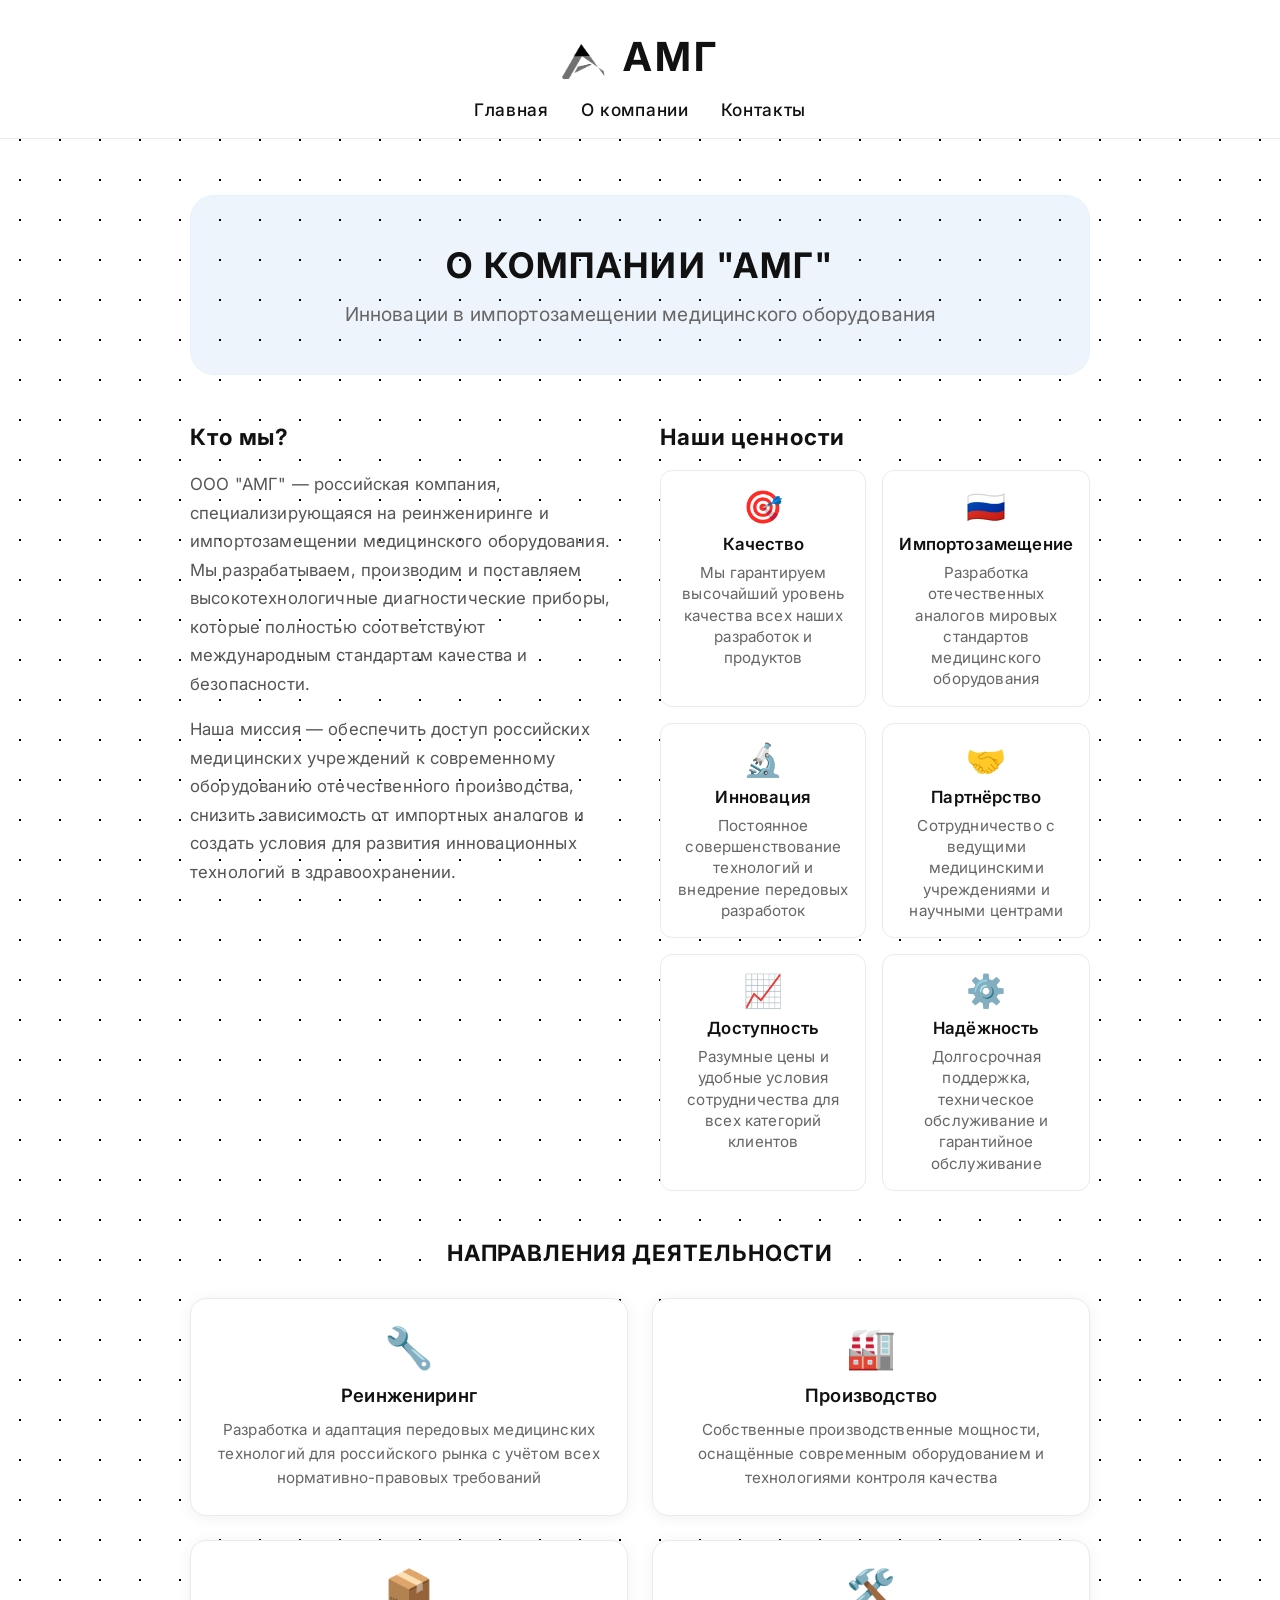
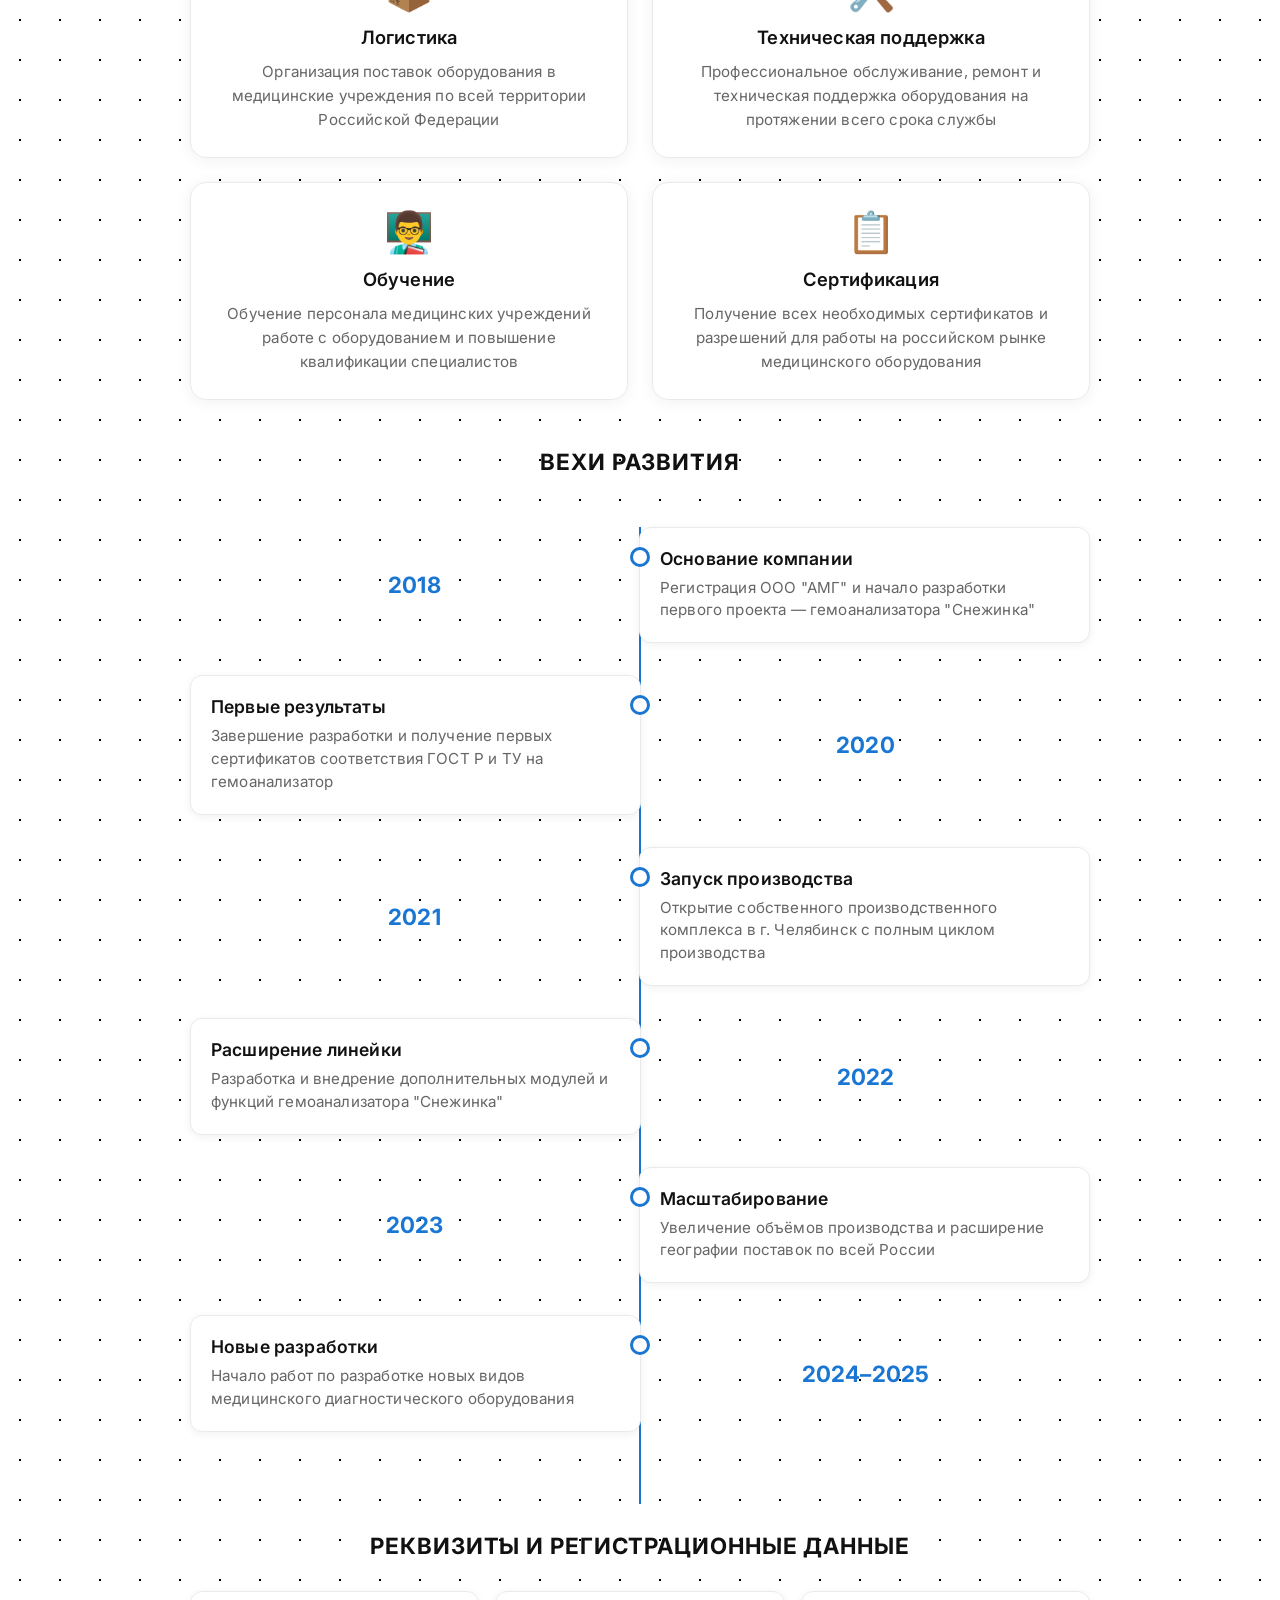
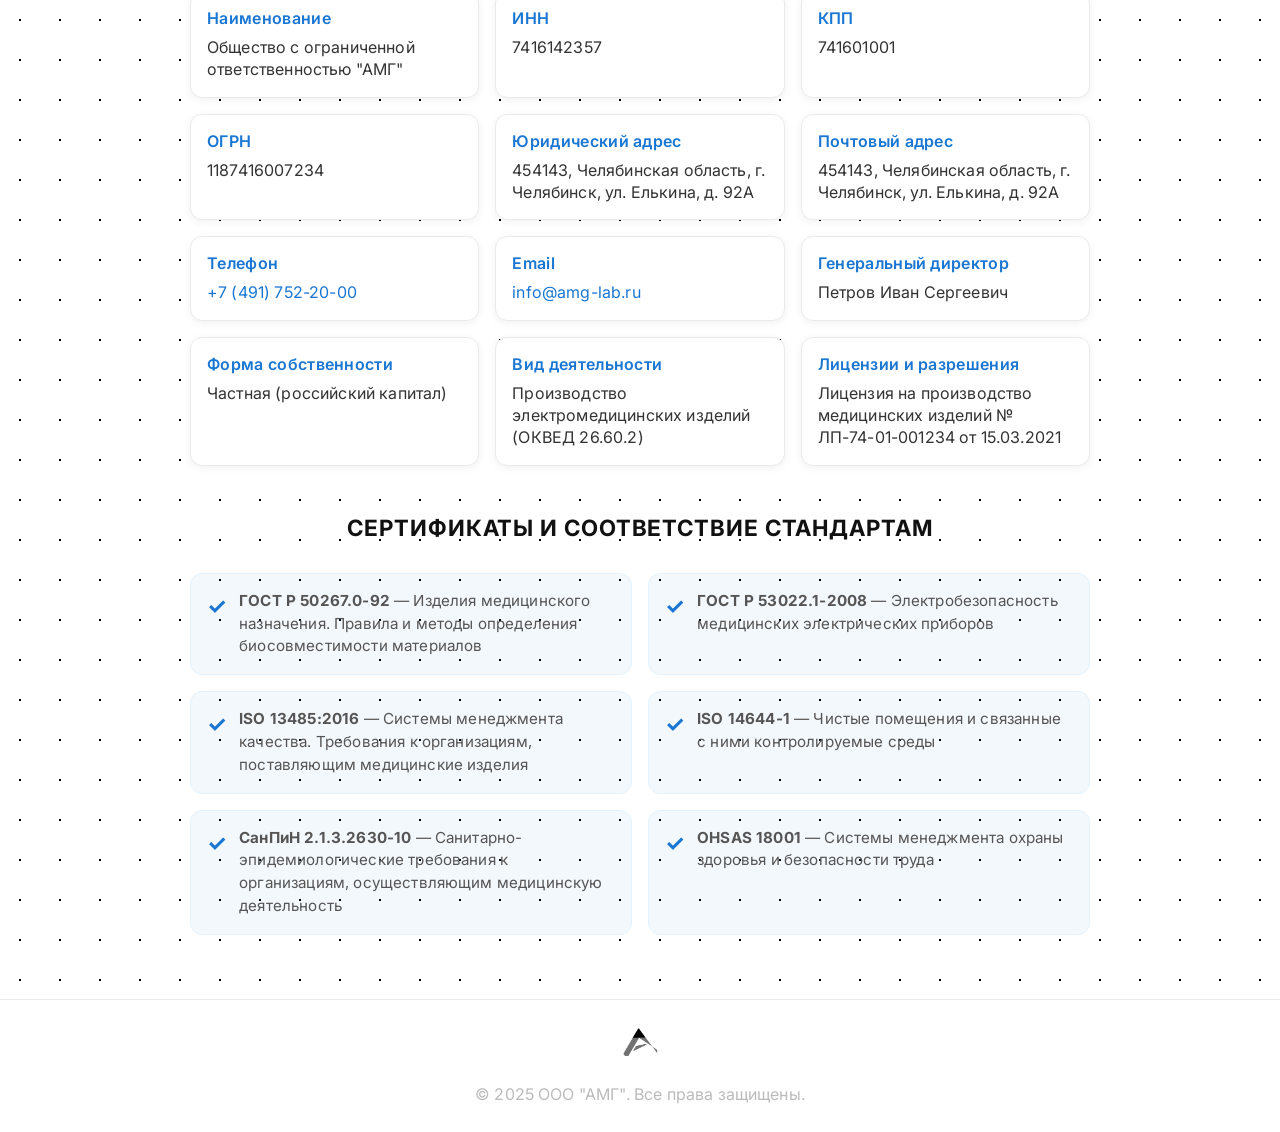
<file: about.html>
<!DOCTYPE html>
<html lang="ru">
<head>
    <link rel="icon" href="img/favicon.png" type="image/x-icon">
    <meta charset="UTF-8">
    <meta name="viewport" content="width=device-width, initial-scale=1.0">
    <title>О компании — ООО "АМГ"</title>
    <link rel="stylesheet" href="styles/main_style.css">
    <link rel="stylesheet" href="styles/about_style.css">
</head>
<body>
    <header>
        <div class="logo-nav">
            <img src="img/logo1.png" alt="Логотип АМГ" class="logo">
            <h1>АМГ</h1>
        </div>
        <nav>
            <ul>
                <li><a href="index.html">Главная</a></li>
                <li><a href="about.html">О компании</a></li>
                <li><a href="contacts.html">Контакты</a></li>
            </ul>
        </nav>
    </header>

    <main>
        <section class="about-hero">
            <h2>О компании "АМГ"</h2>
            <p>Инновации в импортозамещении медицинского оборудования</p>
        </section>

        <!-- Основная информация -->
        <section class="about-main">
            <div class="about-content">
                <h3>Кто мы?</h3>
                <p>
                    ООО "АМГ" — российская компания, специализирующаяся на реинжениринге и импортозамещении медицинского оборудования. 
                    Мы разрабатываем, производим и поставляем высокотехнологичные диагностические приборы, которые полностью соответствуют 
                    международным стандартам качества и безопасности.
                </p>
                <p>
                    Наша миссия — обеспечить доступ российских медицинских учреждений к современному оборудованию отечественного производства, 
                    снизить зависимость от импортных аналогов и создать условия для развития инновационных технологий в здравоохранении.
                </p>
            </div>

            <div class="about-values">
                <h3>Наши ценности</h3>
                <div class="values-grid">
                    <div class="value-card">
                        <span class="value-icon">🎯</span>
                        <h4>Качество</h4>
                        <p>Мы гарантируем высочайший уровень качества всех наших разработок и продуктов</p>
                    </div>
                    <div class="value-card">
                        <span class="value-icon">🇷🇺</span>
                        <h4>Импортозамещение</h4>
                        <p>Разработка отечественных аналогов мировых стандартов медицинского оборудования</p>
                    </div>
                    <div class="value-card">
                        <span class="value-icon">🔬</span>
                        <h4>Инновация</h4>
                        <p>Постоянное совершенствование технологий и внедрение передовых разработок</p>
                    </div>
                    <div class="value-card">
                        <span class="value-icon">🤝</span>
                        <h4>Партнёрство</h4>
                        <p>Сотрудничество с ведущими медицинскими учреждениями и научными центрами</p>
                    </div>
                    <div class="value-card">
                        <span class="value-icon">📈</span>
                        <h4>Доступность</h4>
                        <p>Разумные цены и удобные условия сотрудничества для всех категорий клиентов</p>
                    </div>
                    <div class="value-card">
                        <span class="value-icon">⚙️</span>
                        <h4>Надёжность</h4>
                        <p>Долгосрочная поддержка, техническое обслуживание и гарантийное обслуживание</p>
                    </div>
                </div>
            </div>
        </section>

        <!-- Направления деятельности -->
        <section class="business-areas">
            <h3>Направления деятельности</h3>
            <div class="areas-grid">
                <div class="area-card">
                    <div class="area-icon">🔧</div>
                    <h4>Реинжениринг</h4>
                    <p>Разработка и адаптация передовых медицинских технологий для российского рынка с учётом всех нормативно-правовых требований</p>
                </div>
                <div class="area-card">
                    <div class="area-icon">🏭</div>
                    <h4>Производство</h4>
                    <p>Собственные производственные мощности, оснащённые современным оборудованием и технологиями контроля качества</p>
                </div>
                <div class="area-card">
                    <div class="area-icon">📦</div>
                    <h4>Логистика</h4>
                    <p>Организация поставок оборудования в медицинские учреждения по всей территории Российской Федерации</p>
                </div>
                <div class="area-card">
                    <div class="area-icon">🛠️</div>
                    <h4>Техническая поддержка</h4>
                    <p>Профессиональное обслуживание, ремонт и техническая поддержка оборудования на протяжении всего срока службы</p>
                </div>
                <div class="area-card">
                    <div class="area-icon">👨‍🏫</div>
                    <h4>Обучение</h4>
                    <p>Обучение персонала медицинских учреждений работе с оборудованием и повышение квалификации специалистов</p>
                </div>
                <div class="area-card">
                    <div class="area-icon">📋</div>
                    <h4>Сертификация</h4>
                    <p>Получение всех необходимых сертификатов и разрешений для работы на российском рынке медицинского оборудования</p>
                </div>
            </div>
        </section>

        <!-- История и вехи -->
        <section class="milestones">
            <h3>Вехи развития</h3>
            <div class="timeline">
                <div class="timeline-item">
                    <div class="timeline-date">2018</div>
                    <div class="timeline-content">
                        <h4>Основание компании</h4>
                        <p>Регистрация ООО "АМГ" и начало разработки первого проекта — гемоанализатора "Снежинка"</p>
                    </div>
                </div>
                <div class="timeline-item">
                    <div class="timeline-date">2020</div>
                    <div class="timeline-content">
                        <h4>Первые результаты</h4>
                        <p>Завершение разработки и получение первых сертификатов соответствия ГОСТ Р и ТУ на гемоанализатор</p>
                    </div>
                </div>
                <div class="timeline-item">
                    <div class="timeline-date">2021</div>
                    <div class="timeline-content">
                        <h4>Запуск производства</h4>
                        <p>Открытие собственного производственного комплекса в г. Челябинск с полным циклом производства</p>
                    </div>
                </div>
                <div class="timeline-item">
                    <div class="timeline-date">2022</div>
                    <div class="timeline-content">
                        <h4>Расширение линейки</h4>
                        <p>Разработка и внедрение дополнительных модулей и функций гемоанализатора "Снежинка"</p>
                    </div>
                </div>
                <div class="timeline-item">
                    <div class="timeline-date">2023</div>
                    <div class="timeline-content">
                        <h4>Масштабирование</h4>
                        <p>Увеличение объёмов производства и расширение географии поставок по всей России</p>
                    </div>
                </div>
                <div class="timeline-item">
                    <div class="timeline-date">2024–2025</div>
                    <div class="timeline-content">
                        <h4>Новые разработки</h4>
                        <p>Начало работ по разработке новых видов медицинского диагностического оборудования</p>
                    </div>
                </div>
            </div>
        </section>

        <!-- Реквизиты компании -->
        <section class="company-details">
            <h3>Реквизиты и регистрационные данные</h3>
            <div class="details-grid">
                <div class="detail-card">
                    <h4>Наименование</h4>
                    <p>Общество с ограниченной ответственностью "АМГ"</p>
                </div>
                <div class="detail-card">
                    <h4>ИНН</h4>
                    <p>7416142357</p>
                </div>
                <div class="detail-card">
                    <h4>КПП</h4>
                    <p>741601001</p>
                </div>
                <div class="detail-card">
                    <h4>ОГРН</h4>
                    <p>1187416007234</p>
                </div>
                <div class="detail-card">
                    <h4>Юридический адрес</h4>
                    <p>454143, Челябинская область, г. Челябинск, ул. Елькина, д. 92А</p>
                </div>
                <div class="detail-card">
                    <h4>Почтовый адрес</h4>
                    <p>454143, Челябинская область, г. Челябинск, ул. Елькина, д. 92А</p>
                </div>
                <div class="detail-card">
                    <h4>Телефон</h4>
                    <p><a href="tel:+74917522000">+7 (491) 752-20-00</a></p>
                </div>
                <div class="detail-card">
                    <h4>Email</h4>
                    <p><a href="mailto:info@amg-lab.ru">info@amg-lab.ru</a></p>
                </div>
                <div class="detail-card">
                    <h4>Генеральный директор</h4>
                    <p>Петров Иван Сергеевич</p>
                </div>
                <div class="detail-card">
                    <h4>Форма собственности</h4>
                    <p>Частная (российский капитал)</p>
                </div>
                <div class="detail-card">
                    <h4>Вид деятельности</h4>
                    <p>Производство электромедицинских изделий (ОКВЕД 26.60.2)</p>
                </div>
                <div class="detail-card">
                    <h4>Лицензии и разрешения</h4>
                    <p>Лицензия на производство медицинских изделий № ЛП-74-01-001234 от 15.03.2021</p>
                </div>
            </div>
        </section>

        <!-- Сертификаты и стандарты -->
        <section class="certifications">
            <h3>Сертификаты и соответствие стандартам</h3>
            <div class="certifications-list">
                <div class="cert-item">
                    <span class="cert-icon">✓</span>
                    <p><strong>ГОСТ Р 50267.0-92</strong> — Изделия медицинского назначения. Правила и методы определения биосовместимости материалов</p>
                </div>
                <div class="cert-item">
                    <span class="cert-icon">✓</span>
                    <p><strong>ГОСТ Р 53022.1-2008</strong> — Электробезопасность медицинских электрических приборов</p>
                </div>
                <div class="cert-item">
                    <span class="cert-icon">✓</span>
                    <p><strong>ISO 13485:2016</strong> — Системы менеджмента качества. Требования к организациям, поставляющим медицинские изделия</p>
                </div>
                <div class="cert-item">
                    <span class="cert-icon">✓</span>
                    <p><strong>ISO 14644-1</strong> — Чистые помещения и связанные с ними контролируемые среды</p>
                </div>
                <div class="cert-item">
                    <span class="cert-icon">✓</span>
                    <p><strong>СанПиН 2.1.3.2630-10</strong> — Санитарно-эпидемиологические требования к организациям, осуществляющим медицинскую деятельность</p>
                </div>
                <div class="cert-item">
                    <span class="cert-icon">✓</span>
                    <p><strong>OHSAS 18001</strong> — Системы менеджмента охраны здоровья и безопасности труда</p>
                </div>
            </div>
        </section>
    </main>

    <footer>
        <div class="footer-logo">
            <img src="img/logo1.png" alt="Логотип АМГ" class="logo">
        </div>
        <p>&copy; 2025 ООО "АМГ". Все права защищены.</p>
    </footer>

    <script src="scripts/main.js"></script>
</body>
</html>
</file>
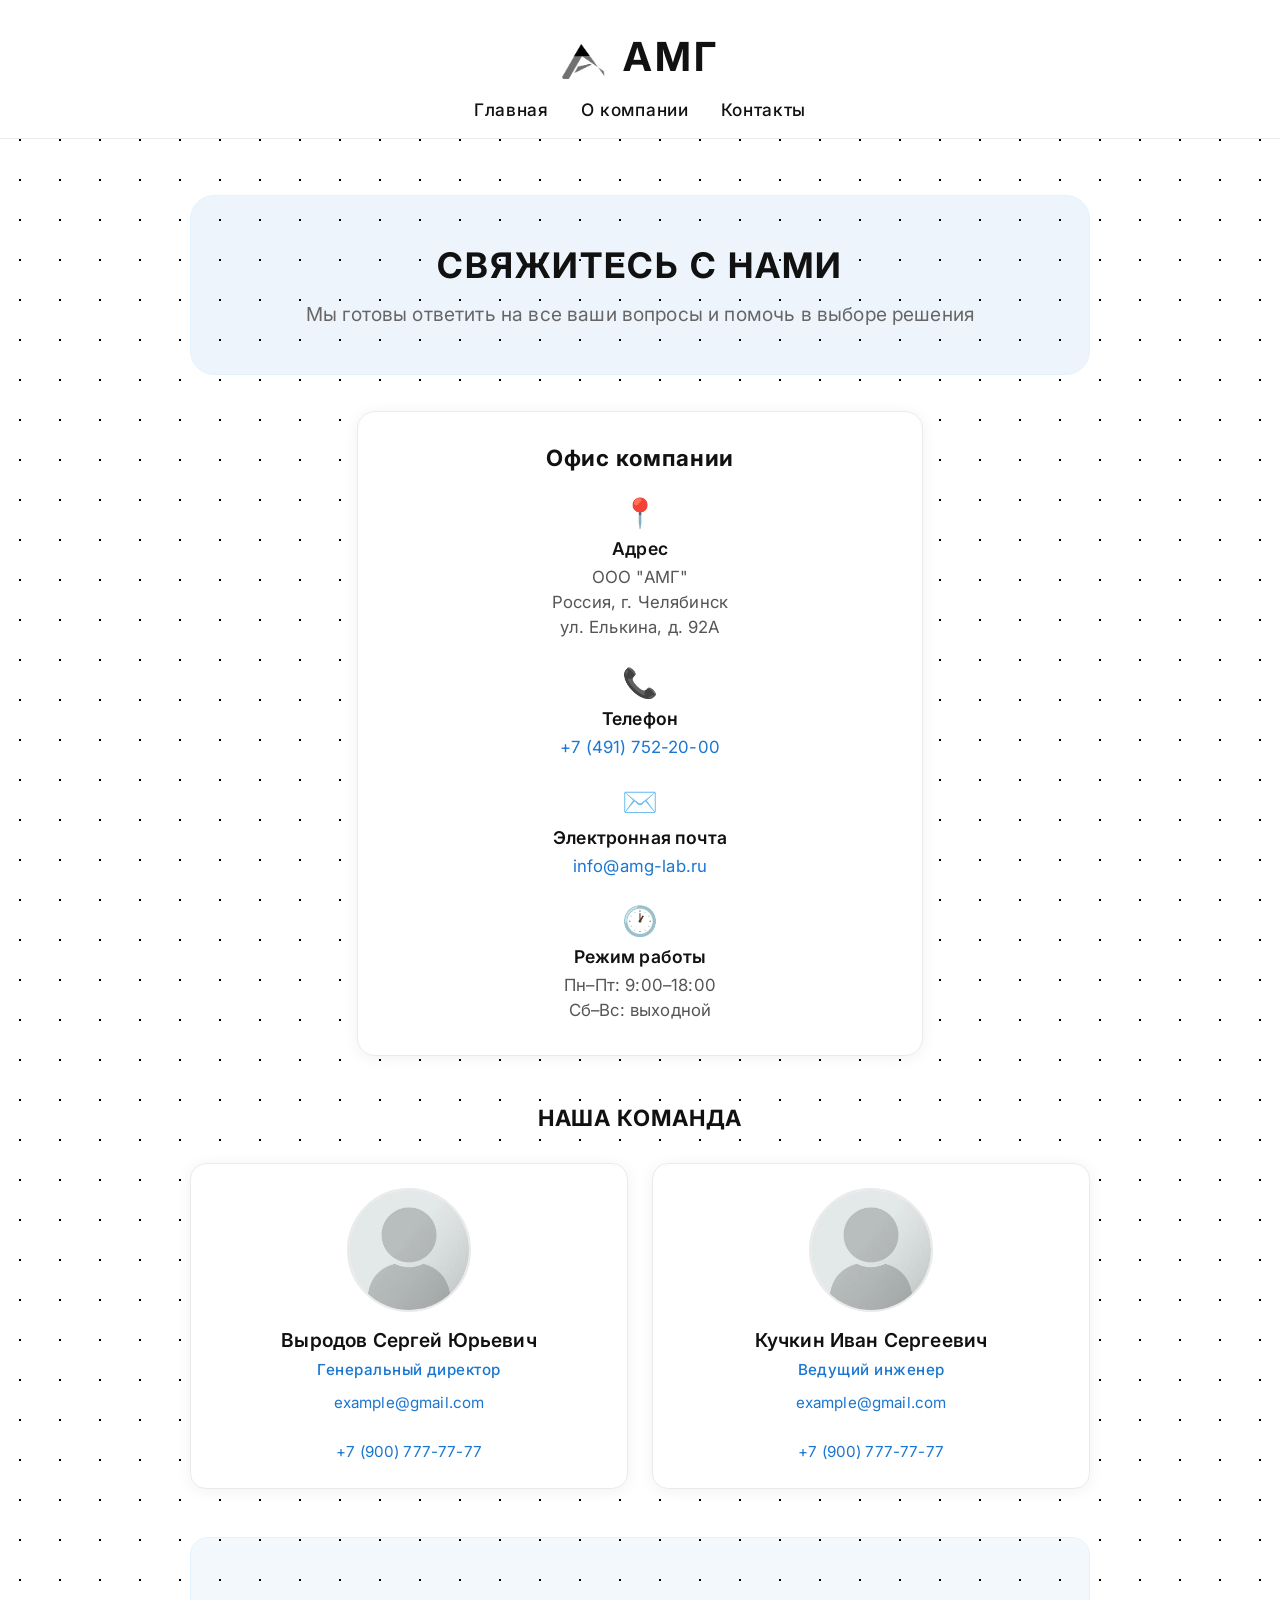
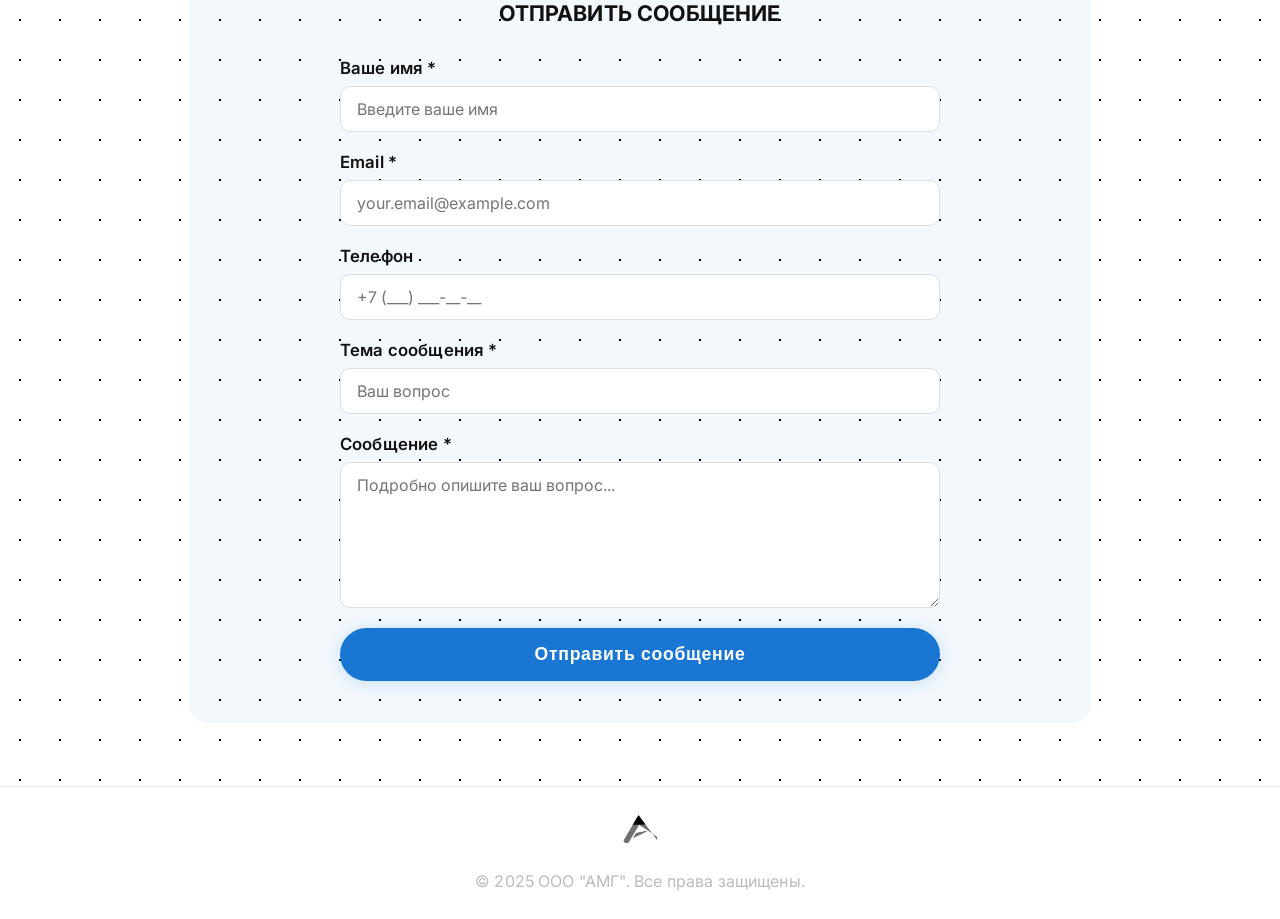
<file: contacts.html>
<!DOCTYPE html>
<html lang="ru">
<head>
    <link rel="icon" href="img/favicon.png" type="image/x-icon">
    <meta charset="UTF-8">
    <meta name="viewport" content="width=device-width, initial-scale=1.0">
    <title>Контакты — ООО "АМГ"</title>
    <link rel="stylesheet" href="styles/main_style.css">
    <link rel="stylesheet" href="styles/contacts_style.css">
</head>
<body>
    <header>
        <div class="logo-nav">
            <img src="img/logo1.png" alt="Логотип АМГ" class="logo">
            <h1>АМГ</h1>
        </div>
        <nav>
            <ul>
                <li><a href="index.html">Главная</a></li>
                <li><a href="about.html">О компании</a></li>
                <li><a href="contacts.html">Контакты</a></li>
            </ul>
        </nav>
    </header>

    <main>
        <section class="contacts-hero">
            <h2>Свяжитесь с нами</h2>
            <p>Мы готовы ответить на все ваши вопросы и помочь в выборе решения</p>
        </section>

        <section class="contacts-container">
            <!-- Информация об офисе -->
            <div class="contact-info-block">
                <h3>Офис компании</h3>
                <div class="info-item">
                    <span class="info-icon">📍</span>
                    <div>
                        <h4>Адрес</h4>
                        <p>ООО "АМГ"<br>
                        Россия, г. Челябинск<br>
                        ул. Елькина, д. 92А</p>
                    </div>
                </div>
                <div class="info-item">
                    <span class="info-icon">📞</span>
                    <div>
                        <h4>Телефон</h4>
                        <p><a href="tel:+74917522000">+7 (491) 752-20-00</a></p>
                    </div>
                </div>
                <div class="info-item">
                    <span class="info-icon">✉️</span>
                    <div>
                        <h4>Электронная почта</h4>
                        <p><a href="mailto:info@amg-lab.ru">info@amg-lab.ru</a></p>
                    </div>
                </div>
                <div class="info-item">
                    <span class="info-icon">🕐</span>
                    <div>
                        <h4>Режим работы</h4>
                        <p>Пн–Пт: 9:00–18:00<br>
                        Сб–Вс: выходной</p>
                    </div>
                </div>
            </div>
        </section>

        <!-- Команда -->
        <section class="team-section">
            <h3>Наша команда</h3>
            <div class="team-grid">
                <div class="team-card">
                    <img src="img/blank_avatar.webp" alt="Иван Петров" class="team-avatar-img">
                    <h4>Выродов Сергей Юрьевич</h4>
                    <p class="team-position">Генеральный директор</p>
                    <p class="team-contact">
                        <a href="mailto:">example@gmail.com</a><br>
                        <a href="tel:+74917522001">+7 (900) 777-77-77</a>
                    </p>
                </div>

                <div class="team-card">
                    <img src="img/blank_avatar.webp" alt="Сергей Ковалев" class="team-avatar-img">
                    <h4>Кучкин Иван Сергеевич</h4>
                    <p class="team-position">Ведущий инженер</p>
                    <p class="team-contact">
                        <a href="mailto:">example@gmail.com</a><br>
                        <a href="tel:+74917522002">+7 (900) 777-77-77</a>
                    </p>
                </div>

            </div>
        </section>

        <!-- Форма обратной связи -->
        <section class="feedback-section">
            <h3>Отправить сообщение</h3>
            <form class="feedback-form">
                <div class="form-group">
                    <label for="name">Ваше имя *</label>
                    <input type="text" id="name" name="name" required placeholder="Введите ваше имя">
                </div>
                <div class="form-group">
                    <label for="email">Email *</label>
                    <input type="email" id="email" name="email" required placeholder="your.email@example.com">
                </div>
                <div class="form-group">
                    <label for="phone">Телефон</label>
                    <input type="tel" id="phone" name="phone" placeholder="+7 (___) ___-__-__">
                </div>
                <div class="form-group">
                    <label for="subject">Тема сообщения *</label>
                    <input type="text" id="subject" name="subject" required placeholder="Ваш вопрос">
                </div>
                <div class="form-group">
                    <label for="message">Сообщение *</label>
                    <textarea id="message" name="message" required placeholder="Подробно опишите ваш вопрос..." rows="5"></textarea>
                </div>
                <button type="submit" class="submit-btn">Отправить сообщение</button>
            </form>
        </section>
    </main>

    <footer>
        <div class="footer-logo">
            <img src="img/logo1.png" alt="Логотип АМГ" class="logo">
        </div>
        <p>&copy; 2025 ООО "АМГ". Все права защищены.</p>
    </footer>

    <script src="scripts/main.js"></script>
</body>
</html>
</file>
<file: styles/main_style.css>
@import url('https://fonts.googleapis.com/css2?family=Inter:wght@400;700&display=swap');

body {
    margin: 0;
    font-family: 'Inter', Arial, sans-serif;
    background: #fff;
    color: #111;
    min-height: 100vh;
    letter-spacing: 0.01em;
}

header {
    background: #fff;
    color: #111;
    padding: 32px 0 16px 0;
    text-align: center;
    border-bottom: 1px solid #eaeaea;
    position: sticky;
    top: 0;
    z-index: 10;
    animation: fadeInDown 1s cubic-bezier(.77,0,.18,1) 0.1s both;
}

header h1 {
    margin: 0 0 10px 0;
    font-size: 2.5em;
    font-weight: 700;
    letter-spacing: 0.08em;
    text-transform: uppercase;
    font-family: 'Inter', Arial, sans-serif;
}

nav ul {
    list-style: none;
    padding: 0;
    margin: 0;
    display: inline-flex;
    gap: 32px;
}

nav a {
    color: #111;
    text-decoration: none;
    font-weight: 500;
    font-size: 1.08em;
    letter-spacing: 0.04em;
    position: relative;
    transition: color 0.2s;
}

nav a::after {
    content: '';
    display: block;
    width: 0;
    height: 2px;
    background: #111;
    transition: width .2s;
    margin: 0 auto;
}

nav a:hover {
    color: #aaa;
}

nav a:hover::after {
    width: 100%;
}

main {
    max-width: 900px;
    margin: 56px auto 0 auto;
    padding: 0 20px;
}

.promo, .about {
    background: rgba(255,255,255,0.85);
    border: 1.5px solid #eaeaea;
    border-radius: 24px;
    box-shadow: 0 8px 32px rgba(0,0,0,0.07);
    margin-bottom: 36px;
    padding: 40px 36px 32px 36px;
    animation: fadeInUp 1.2s cubic-bezier(.77,0,.18,1) both;
    opacity: 0;
}

.promo {
    animation-delay: 0.2s;

    /* Новый стиль для фонового изображения с градиентом */
    position: relative;
    overflow: hidden;
    background-image:
        linear-gradient(120deg, rgba(255,255,255,0) 60%, rgba(25,118,210,0.18) 100%),
        url("../img/analyzer_transparent.png"); /* замените на свой путь к изображению */
    background-repeat: no-repeat;
    background-position: right bottom;
    background-size: 220px auto;
}

/* Для лучшей читаемости текста на фоне */
.promo::after {
    content: "";
    position: absolute;
    right: 0; bottom: 0;
    width: 220px; height: 220px;
    pointer-events: none;
    background: linear-gradient(135deg, rgba(255,255,255,0) 40%, rgba(25,118,210,0.13) 100%);
    border-bottom-right-radius: 24px;
}

.about {
    animation-delay: 0.6s;
    background: rgba(245,245,245,0.95);
    border: 1.5px solid #eaeaea;
    padding: 32px 28px;
}

.promo h2 {
    color: #111;
    font-size: 2.2em;
    margin-top: 0;
    font-weight: 700;
    letter-spacing: 0.06em;
    text-transform: uppercase;
}

.promo p {
    font-size: 1.18em;
    margin-bottom: 22px;
    color: #444;
}

.promo ul {
    margin: 0 0 22px 18px;
    padding: 0;
    font-size: 1.08em;
    color: #222;
}

.cta-button {
    display: inline-block;
    background: #fff;
    color: #111;
    padding: 14px 38px;
    border-radius: 100px;
    border: 2px solid #111;
    text-decoration: none;
    font-size: 1.15em;
    font-weight: 700;
    letter-spacing: 0.06em;
    box-shadow: 0 2px 16px rgba(0,0,0,0.06);
    transition: background 0.2s, color 0.2s, border 0.2s, box-shadow 0.2s;
    margin-top: 10px;
}

.cta-button:hover {
    background: #111;
    color: #fff;
    border: 2px solid #111;
    box-shadow: 0 4px 32px rgba(0,0,0,0.12);
}

.cta-button.outline {
    background: #fff;
    color: #1976d2;
    border: 2px solid #1976d2;
    font-weight: 600;
    transition: background 0.2s, color 0.2s, border 0.2s;
}

.cta-button.outline:hover,
.cta-button.outline:focus {
    background: #1976d2;
    color: #fff;
    border: 2px solid #1976d2;
}

.promo-buttons {
    display: flex;
    gap: 16px;
    margin-top: 18px;
}

.about h3 {
    margin-top: 0;
    color: #111;
    font-size: 1.4em;
    font-weight: 700;
    letter-spacing: 0.04em;
}

.about p {
    color: #444;
    font-size: 1.08em;
}

footer {
    margin-top: 64px;
    text-align: center;
    color: #bbb;
    font-size: 1em;
    padding: 24px 0 12px 0;
    border-top: 1px solid #eaeaea;
    background: #fff;
    animation: fadeIn 1.5s cubic-bezier(.77,0,.18,1) 1.2s both;
    opacity: 0;
}

/* Animations */
@keyframes fadeInUp {
    from {
        opacity: 0;
        transform: translateY(40px);
    }
    to {
        opacity: 1;
        transform: translateY(0);
    }
}

@keyframes fadeInDown {
    from {
        opacity: 0;
        transform: translateY(-40px);
    }
    to {
        opacity: 1;
        transform: translateY(0);
    }
}

@keyframes fadeIn {
    from {
        opacity: 0;
    }
    to {
        opacity: 1;
    }
}

/* Responsive */
@media (max-width: 600px) {
    main {
        padding: 0 4px;
    }
    .promo, .about {
        padding: 22px 8px 18px 8px;
        border-radius: 14px;
    }
    .promo h2 {
        font-size: 1.3em;
    }
}

/* --- Адаптивность для мобильных устройств --- */
@media (max-width: 700px) {
    main {
        max-width: 100vw;
        margin: 16px 0 0 0;
        padding: 0 2vw;
    }
    .promo, .about, .why-best, .compare {
        padding: 14px 4vw 14px 4vw;
        margin-bottom: 18px;
        border-radius: 10px;
        font-size: 0.98em;
    }
    .promo h2 {
        font-size: 1.1em;
    }
    .promo ul, .about ul, .why-best ul {
        font-size: 0.98em;
    }
    .promo-buttons {
        flex-direction: column;
        gap: 10px;
        align-items: stretch;
    }
    .video-panel, .video-player-block {
        max-width: 100vw;
        padding: 0;
        margin: 18px 0 18px 0;
    }
    .main-video {
        max-width: 100vw;
        min-height: unset;
        aspect-ratio: 16/9;
        border-radius: 8px;
        background-size: cover;
    }
    .video-controls {
        max-width: 100vw;
        flex-wrap: wrap;
        gap: 6px;
        font-size: 0.98em;
    }
    #seek-bar.black-bar {
        min-width: 60px;
        max-width: 100vw;
    }
    #volume-bar.black-bar {
        width: 50px;
    }
    .modal-3d-content {
        min-width: 90vw;
        padding: 8vw 2vw 4vw 2vw;
    }
    #fbx-viewer-container {
        width: 96vw !important;
        height: 48vw !important;
        min-width: 220px;
        min-height: 120px;
        max-width: 98vw;
        max-height: 60vw;
    }
    #jet3dview {
        width: 100% !important;
        height: 100% !important;
    }
    .styled-table, .table-wrapper {
        min-width: unset;
        width: 100vw;
        font-size: 0.98em;
    }
    .why-best {
        padding: 14px 4vw 14px 4vw;
    }
    .why-best h3 {
        font-size: 1em;
    }
    .footer-logo img {
        height: 28px !important;
        width: 28px !important;
    }
    footer {
        font-size: 0.95em;
        padding: 14px 0 8px 0;
    }
}

/* Для совсем маленьких экранов */
@media (max-width: 400px) {
    .main-video, .video-controls, .video-player-block, .video-panel {
        max-width: 100vw;
        min-width: 0;
        padding: 0;
    }
    .promo, .about, .why-best, .compare {
        padding: 6px 2vw 6px 2vw;
        font-size: 0.95em;
    }
}

body {
    margin: 0;
    font-family: 'Inter', Arial, sans-serif;
    
    /* Создаем сетку точек */
    background-image: radial-gradient(circle, #000000 1px, transparent 1px);
    background-size: 40px 40px; /* расстояние между точками */
}

.logo-nav {
    display: flex;
    align-items: center;
    justify-content: center;
    gap: 18px;
    margin-bottom: 8px;
}

.logo {
    height: 44px;
    width: 44px;
    object-fit: contain;
    border-radius: 12px;


}

.footer-logo {
    margin-bottom: 10px;
}

footer .logo {
    height: 36px;
    width: 36px;
    margin-bottom: 4px;
}

.compare {
    margin-top: 40px;
    animation: fadeInUp 1.2s cubic-bezier(.77,0,.18,1) 0.8s both;
    opacity: 0;
}

.compare h3 {
    font-size: 1.35em;
    font-weight: 700;
    letter-spacing: 0.04em;
    margin-bottom: 18px;
    color: #111;
}

.table-wrapper {
    overflow-x: auto;
    border-radius: 18px;
    box-shadow: 0 2px 16px rgba(0,0,0,0.06);
    background: rgba(255,255,255,0.92);
    padding: 8px;
}

.styled-table {
    width: 100%;
    border-collapse: collapse;
    font-size: 1em;
    min-width: 600px;
    background: transparent;
}

.styled-table thead tr {
    background: #f5f5f5;
    color: #111;
    text-align: left;
    font-weight: bold;
}

.styled-table th, .styled-table td {
    padding: 14px 16px;
    border-bottom: 1px solid #eaeaea;
    vertical-align: top;
}

.styled-table th {
    font-size: 1.05em;
    letter-spacing: 0.03em;
    border-top-left-radius: 10px;
    border-top-right-radius: 10px;
}

.styled-table tbody tr:last-child td {
    border-bottom: none;
}

.styled-table tbody tr:nth-child(even) {
    background: #fafbfc;
}

.styled-table tbody tr:hover {
    background: #f0f4fa;
    transition: background 0.2s;
}

@media (max-width: 800px) {
    .styled-table, .styled-table thead, .styled-table tbody, .styled-table th, .styled-table td, .styled-table tr {
        display: block;
    }
    .styled-table thead {
        display: none;
    }
    .styled-table tr {
        margin-bottom: 18px;
        border-radius: 10px;
        box-shadow: 0 1px 6px rgba(0,0,0,0.04);
        background: #fff;
    }
    .styled-table td {
        padding: 10px 12px;
        border: none;
        position: relative;
    }
    .styled-table td:before {
        content: attr(data-label);
        font-weight: bold;
        display: block;
        margin-bottom: 6px;
        color: #1976d2;
    }
    .table-wrapper {
        padding: 2px;
    }
}

.why-best {
    margin: 40px auto 40px auto;
    max-width: 900px;
    background: #fff;
    border: 1.5px solid #eaeaea;
    border-radius: 18px;
    box-shadow: 0 4px 24px rgba(25, 118, 210, 0.04);
    padding: 32px 28px 24px 28px;
    animation: fadeInUp 1.2s cubic-bezier(.77,0,.18,1) 0.4s both;
    opacity: 0;
}

.why-best h3 {
    margin-top: 0;
    margin-bottom: 22px;
    font-size: 1.35em;
    font-weight: 700;
    letter-spacing: 0.04em;
    color: #111;
    text-align: center;
    text-transform: uppercase;
}

.why-best ul {
    list-style: none;
    padding: 0;
    margin: 0;
}

.why-best li {
    display: flex;
    align-items: flex-start;
    gap: 14px;
    margin-bottom: 16px;
    font-size: 1.07em;
    color: #222;
    background: transparent;
    border-radius: 10px;
    padding: 10px 0;
    box-shadow: none;
    transition: none;
}

.why-best li:last-child {
    margin-bottom: 0;
}

.why-icon {
    font-size: 1.4em;
    margin-top: 2px;
    color: #1976d2;
    flex-shrink: 0;
}

.why-best b {
    color: #111;
    font-weight: 600;
}

.promo-img-block {
    position: relative;
    width: fit-content;
    margin: 0 0 18px 0;
}

.promo-img {
    width: 220px;
    height: auto;
    display: block;
    border-radius: 18px;
    box-shadow: 0 4px 24px rgba(25, 118, 210, 0.10);
    transition: box-shadow 0.2s, transform 0.2s;
}

.promo-img:hover, .promo-img:focus {
    box-shadow: 0 8px 32px rgba(25, 118, 210, 0.18);
    transform: scale(1.03);
    outline: 2px solid #1976d2;
}

.arrow-label {
    position: absolute;
    left: -180px;
    top: 40px;
    display: flex;
    align-items: center;
    gap: 8px;
    z-index: 2;
    pointer-events: none;
    user-select: none;
}

.arrow {
    font-size: 2.2em;
    color: #1976d2;
    transform: rotate(-20deg);
    margin-right: 4px;
}

.arrow-text {
    font-size: 1.05em;
    color: #1976d2;
    font-weight: 500;
    white-space: nowrap;
}

@media (max-width: 700px) {
    .arrow-label {
        position: static;
        margin-bottom: 8px;
        left: 0;
        top: 0;
    }
    .promo-img-block {
        margin-bottom: 10px;
    }
}

/* Модальное окно для 3D */
.modal-3d {
    display: none;
    position: fixed;
    z-index: 1000;
    left: 0; top: 0;
    width: 100vw; height: 100vh;
    background: rgba(0,0,0,0.55);
    justify-content: center;
    align-items: center;
}

.modal-3d.open {
    display: flex;
    animation: fadeIn 0.3s;
}

.modal-3d-content {
    background: #fff;
    border-radius: 18px;
    padding: 24px 24px 18px 24px;
    min-width: 320px;
    max-width: 95vw;
    max-height: 90vh;
    box-shadow: 0 8px 32px rgba(25, 118, 210, 0.18);
    position: relative;
    display: flex;
    flex-direction: column;
    align-items: center;
}

.modal-3d-close {
    position: absolute;
    top: 12px;
    right: 18px;
    font-size: 2em;
    color: #888;
    cursor: pointer;
    transition: color 0.2s;
    z-index: 2;
}

.modal-3d-close:hover {
    color: #1976d2;
}

#fbx-viewer-container {
    width:900px;
    height: 500px;
    background: #f5f5f5;
    border-radius: 12px;
    margin: 18px 0 8px 0;
    display: flex;
    align-items: center;
    justify-content: center;
    overflow: hidden;
}

#fbx-canvas {
    width: 100%;
    height: 100%;
    display: block;
    background: transparent;
}

.modal-3d-hint {
    color: #888;
    font-size: 0.98em;
    margin-top: 4px;
    text-align: center;
}

/* Изменения для видеоплеера — убраны черные цвета, возвращены светлые стили */
.video-player-block {
    margin: 32px 0 0 0;
    display: flex;
    flex-direction: column;
    align-items: center;
    background: #fafbfc;
    border-radius: 16px;
    box-shadow: 0 2px 16px rgba(0,0,0,0.06);
    padding: 18px 18px 12px 18px;
    max-width: 900px;
    width: 100%;
}

.video-panel {
    width: 100%;
    display: flex;
    justify-content: center;
    margin: 40px 0 40px 0;
    max-width: 900px;
}

.main-video {
    width: 100%;
    max-width: 900px;      /* увеличено с 640px до 900px */
    min-height: 500px;     /* увеличено для большего окна */
    aspect-ratio: 16/9;    /* сохраняет пропорции */
    border-radius: 12px;
    background: url("../media/analyzer_preview.png") no-repeat center center;
    background-size: cover;
    margin-bottom: 10px;
}

.video-controls {
    display: flex;
    align-items: center;
    gap: 10px;
    width: 100%;
    max-width: 900px;      /* увеличено с 640px до 900px */
    margin-top: 2px;
    background: transparent;
}

.video-btn {
    background: none;
    border: none;
    font-size: 1.3em;
    cursor: pointer;
    padding: 4px 8px;
    border-radius: 6px;
    transition: background 0.15s;
    color: #1976d2;
}

.video-btn:hover {
    background: #e3f2fd;
    color: #1565c0;
}

input[type="range"].black-bar {
    accent-color: #1976d2;
    background: transparent;
    height: 4px;
}

#seek-bar.black-bar {
    flex: 1 1 120px;
    height: 4px;
}

#volume-bar.black-bar {
    width: 70px;
    height: 4px;
}

#current-time, #duration {
    font-size: 0.98em;
    color: #444;
    min-width: 38px;
    text-align: right;
}

@media (max-width: 700px) {
    .main-video, .video-controls {
        max-width: 100vw;
    }
    .video-player-block {
        padding: 8px 2px 8px 2px;
    }
}

/* Тест стилей 3Д */
#jet3dview {
    width: 100%;
    height: 500px;
    margin: 20px 0;
    background: #f0f0f0;
}
</file>
<file: styles/about_style.css>
.about-hero {
    background: rgba(25, 118, 210, 0.08);
    border: 1.5px solid #e3f2fd;
    border-radius: 24px;
    padding: 48px 40px;
    margin-bottom: 48px;
    text-align: center;
    animation: fadeInUp 1s cubic-bezier(.77,0,.18,1) 0.1s both;
}

.about-hero h2 {
    margin: 0 0 16px 0;
    font-size: 2.2em;
    font-weight: 700;
    letter-spacing: 0.06em;
    color: #111;
    text-transform: uppercase;
}

.about-hero p {
    margin: 0;
    font-size: 1.2em;
    color: #666;
}

/* Основная информация */
.about-main {
    display: grid;
    grid-template-columns: 1fr 1fr;
    gap: 40px;
    margin-bottom: 48px;
}

.about-content,
.about-values {
    animation: fadeInUp 1.2s cubic-bezier(.77,0,.18,1) 0.2s both;
}

.about-content h3,
.about-values h3 {
    font-size: 1.4em;
    font-weight: 700;
    margin: 0 0 20px 0;
    color: #111;
    letter-spacing: 0.04em;
}

.about-content p {
    font-size: 1.05em;
    line-height: 1.7;
    color: #555;
    margin-bottom: 16px;
}

.about-content p:last-child {
    margin-bottom: 0;
}

/* Ценности */
.values-grid {
    display: grid;
    grid-template-columns: repeat(2, 1fr);
    gap: 16px;
}

.value-card {
    background: #fff;
    border: 1.5px solid #eaeaea;
    border-radius: 12px;
    padding: 16px;
    text-align: center;
    transition: transform 0.2s, box-shadow 0.2s;
}

.value-card:hover {
    transform: translateY(-2px);
    box-shadow: 0 4px 16px rgba(25, 118, 210, 0.1);
}

.value-icon {
    font-size: 2em;
    display: block;
    margin-bottom: 8px;
}

.value-card h4 {
    margin: 0 0 8px 0;
    font-size: 1.05em;
    font-weight: 600;
    color: #111;
}

.value-card p {
    margin: 0;
    font-size: 0.95em;
    color: #666;
    line-height: 1.4;
}

/* Направления деятельности */
.business-areas {
    margin-bottom: 48px;
    animation: fadeInUp 1.2s cubic-bezier(.77,0,.18,1) 0.3s both;
}

.business-areas h3 {
    text-align: center;
    font-size: 1.4em;
    font-weight: 700;
    margin-bottom: 32px;
    color: #111;
    letter-spacing: 0.04em;
    text-transform: uppercase;
}

.areas-grid {
    display: grid;
    grid-template-columns: repeat(auto-fit, minmax(300px, 1fr));
    gap: 24px;
}

.area-card {
    background: #fff;
    border: 1.5px solid #eaeaea;
    border-radius: 16px;
    padding: 24px;
    text-align: center;
    box-shadow: 0 2px 16px rgba(0,0,0,0.06);
    transition: transform 0.2s, box-shadow 0.2s;
}

.area-card:hover {
    transform: translateY(-4px);
    box-shadow: 0 8px 32px rgba(25, 118, 210, 0.12);
}

.area-icon {
    font-size: 2.5em;
    display: block;
    margin-bottom: 12px;
}

.area-card h4 {
    margin: 0 0 12px 0;
    font-size: 1.15em;
    font-weight: 600;
    color: #111;
}

.area-card p {
    margin: 0;
    color: #666;
    font-size: 0.95em;
    line-height: 1.6;
}

/* Временная шкала */
.milestones {
    margin-bottom: 48px;
    animation: fadeInUp 1.2s cubic-bezier(.77,0,.18,1) 0.4s both;
}

.milestones h3 {
    text-align: center;
    font-size: 1.4em;
    font-weight: 700;
    margin-bottom: 32px;
    color: #111;
    letter-spacing: 0.04em;
    text-transform: uppercase;
}

.timeline {
    position: relative;
    padding: 20px 0;
}

.timeline::before {
    content: '';
    position: absolute;
    left: 50%;
    transform: translateX(-50%);
    width: 2px;
    height: 100%;
    background: #1976d2;
}

.timeline-item {
    display: flex;
    margin-bottom: 32px;
    position: relative;
}

.timeline-item:nth-child(odd) {
    flex-direction: row;
}

.timeline-item:nth-child(even) {
    flex-direction: row-reverse;
}

.timeline-date,
.timeline-content {
    width: 48%;
}

.timeline-date {
    display: flex;
    justify-content: center;
    align-items: center;
    font-size: 1.4em;
    font-weight: 700;
    color: #1976d2;
    padding: 0 20px;
}

.timeline-content {
    background: #fff;
    border: 1.5px solid #eaeaea;
    border-radius: 12px;
    padding: 20px;
    box-shadow: 0 2px 8px rgba(0,0,0,0.06);
}

.timeline-content h4 {
    margin: 0 0 8px 0;
    font-size: 1.1em;
    font-weight: 600;
    color: #111;
}

.timeline-content p {
    margin: 0;
    color: #666;
    font-size: 0.95em;
    line-height: 1.5;
}

.timeline-item::before {
    content: '';
    position: absolute;
    left: 50%;
    top: 20px;
    width: 14px;
    height: 14px;
    background: #fff;
    border: 3px solid #1976d2;
    border-radius: 50%;
    transform: translateX(-50%);
    z-index: 1;
}

/* Реквизиты */
.company-details {
    margin-bottom: 48px;
    animation: fadeInUp 1.2s cubic-bezier(.77,0,.18,1) 0.5s both;
}

.company-details h3 {
    text-align: center;
    font-size: 1.4em;
    font-weight: 700;
    margin-bottom: 32px;
    color: #111;
    letter-spacing: 0.04em;
    text-transform: uppercase;
}

.details-grid {
    display: grid;
    grid-template-columns: repeat(auto-fit, minmax(280px, 1fr));
    gap: 16px;
}

.detail-card {
    background: #fff;
    border: 1.5px solid #eaeaea;
    border-radius: 12px;
    padding: 16px;
    box-shadow: 0 2px 8px rgba(0,0,0,0.06);
    transition: box-shadow 0.2s;
}

.detail-card:hover {
    box-shadow: 0 4px 16px rgba(25, 118, 210, 0.1);
}

.detail-card h4 {
    margin: 0 0 8px 0;
    font-size: 1em;
    font-weight: 600;
    color: #1976d2;
    letter-spacing: 0.02em;
}

.detail-card p {
    margin: 0;
    color: #333;
    font-size: 1em;
    line-height: 1.4;
}

.detail-card a {
    color: #1976d2;
    text-decoration: none;
    transition: color 0.2s;
}

.detail-card a:hover {
    color: #1565c0;
    text-decoration: underline;
}

/* Сертификаты */
.certifications {
    margin-bottom: 40px;
    animation: fadeInUp 1.2s cubic-bezier(.77,0,.18,1) 0.6s both;
}

.certifications h3 {
    text-align: center;
    font-size: 1.4em;
    font-weight: 700;
    margin-bottom: 32px;
    color: #111;
    letter-spacing: 0.04em;
    text-transform: uppercase;
}

.certifications-list {
    display: grid;
    grid-template-columns: repeat(auto-fit, minmax(350px, 1fr));
    gap: 16px;
}

.cert-item {
    display: flex;
    gap: 12px;
    background: rgba(25, 118, 210, 0.05);
    border: 1px solid #e3f2fd;
    border-radius: 12px;
    padding: 16px;
    align-items: flex-start;
}

.cert-icon {
    font-size: 1.4em;
    color: #1976d2;
    font-weight: 700;
    flex-shrink: 0;
    margin-top: 2px;
}

.cert-item p {
    margin: 0;
    color: #555;
    font-size: 0.95em;
    line-height: 1.5;
}

/* Адаптивность */
@media (max-width: 1100px) {
    .about-main {
        grid-template-columns: 1fr;
        gap: 32px;
    }

    .values-grid {
        grid-template-columns: repeat(3, 1fr);
    }

    .timeline::before {
        display: none;
    }

    .timeline-item {
        flex-direction: column !important;
        align-items: stretch;
    }

    .timeline-date,
    .timeline-content {
        width: 100%;
        margin-bottom: 16px;
    }

    .timeline-item::before {
        display: none;
    }

    .timeline-date {
        background: #f5f5f5;
        border-radius: 8px;
        padding: 12px;
        margin-bottom: 12px;
    }
}

@media (max-width: 800px) {
    .about-hero {
        padding: 32px 24px;
    }

    .about-hero h2 {
        font-size: 1.8em;
    }

    .values-grid {
        grid-template-columns: repeat(2, 1fr);
    }

    .areas-grid {
        grid-template-columns: 1fr;
    }

    .certifications-list {
        grid-template-columns: 1fr;
    }
}

@media (max-width: 600px) {
    .about-hero {
        padding: 20px 16px;
        margin-bottom: 24px;
    }

    .about-hero h2 {
        font-size: 1.4em;
    }

    .about-hero p {
        font-size: 1em;
    }

    .values-grid {
        grid-template-columns: 1fr;
    }

    .value-card {
        padding: 12px;
    }

    .timeline-date {
        font-size: 1.1em;
    }

    .detail-card {
        padding: 12px;
    }

    .cert-item {
        padding: 12px;
        gap: 8px;
    }
}
</file>
<file: styles/contacts_style.css>
.contacts-hero {
    background: rgba(25, 118, 210, 0.08);
    border: 1.5px solid #e3f2fd;
    border-radius: 24px;
    padding: 48px 40px;
    margin-bottom: 36px;
    text-align: center;
    animation: fadeInUp 1s cubic-bezier(.77,0,.18,1) 0.1s both;
}

.contacts-hero h2 {
    margin: 0 0 16px 0;
    font-size: 2.2em;
    font-weight: 700;
    letter-spacing: 0.06em;
    color: #111;
    text-transform: uppercase;
}

.contacts-hero p {
    margin: 0;
    font-size: 1.2em;
    color: #666;
}

.contacts-container {
    display: flex;
    justify-content: center;
    align-items: center;
    margin: 0 auto 48px auto;
    padding: 0 20px;
    animation: fadeInUp 1.2s cubic-bezier(.77,0,.18,1) 0.2s both;
}

.contact-info-block {
    background: #fff;
    border: 1.5px solid #eaeaea;
    border-radius: 18px;
    padding: 32px;
    box-shadow: 0 2px 16px rgba(0,0,0,0.06);
    max-width: 500px;
    width: 100%;
    margin: 0 auto;
}

.contact-info-block h3 {
    margin: 0 0 24px 0;
    font-size: 1.4em;
    font-weight: 700;
    letter-spacing: 0.04em;
    color: #111;
    text-align: center;
}

.info-item {
    display: flex;
    flex-direction: column;
    gap: 8px;
    margin-bottom: 24px;
    align-items: center;
    text-align: center;
}

.info-item:last-child {
    margin-bottom: 0;
}

.info-icon {
    font-size: 1.8em;
    flex-shrink: 0;
}

.info-item h4 {
    margin: 0 0 6px 0;
    font-size: 1.1em;
    font-weight: 600;
    color: #111;
}

.info-item p {
    margin: 0;
    color: #555;
    font-size: 1.05em;
    line-height: 1.5;
}

.info-item a {
    color: #1976d2;
    text-decoration: none;
    transition: color 0.2s;
}

.info-item a:hover {
    color: #1565c0;
    text-decoration: underline;
}

.map-container {
    border-radius: 18px;
    overflow: hidden;
    box-shadow: 0 4px 24px rgba(25, 118, 210, 0.1);
    border: 1.5px solid #eaeaea;
}

/* Секция команды */
.team-section {
    margin: 48px auto 48px auto;
    animation: fadeInUp 1.2s cubic-bezier(.77,0,.18,1) 0.3s both;
}

.team-section h3 {
    text-align: center;
    font-size: 1.4em;
    font-weight: 700;
    letter-spacing: 0.04em;
    margin-bottom: 32px;
    color: #111;
    text-transform: uppercase;
}

.team-grid {
    display: grid;
    grid-template-columns: repeat(auto-fit, minmax(280px, 1fr));
    gap: 24px;
    margin-bottom: 40px;
}

.team-card {
    background: #fff;
    border: 1.5px solid #eaeaea;
    border-radius: 16px;
    padding: 24px;
    text-align: center;
    box-shadow: 0 2px 16px rgba(0,0,0,0.06);
    transition: transform 0.2s, box-shadow 0.2s;
    overflow: visible;
}

.team-card:hover {
    transform: translateY(-4px);
    box-shadow: 0 8px 32px rgba(25, 118, 210, 0.12);
}

.team-avatar-img {
    width: 120px;
    height: 120px;
    object-fit: cover;
    display: block;
    background: #f0f0f0;
    border-radius: 50%;
    margin: 0 auto 16px auto;
    border: 2px solid #eaeaea;
}

.team-card h4 {
    margin: 0 0 8px 0;
    font-size: 1.2em;
    font-weight: 600;
    color: #111;
}

.team-position {
    margin: 0 0 12px 0;
    color: #1976d2;
    font-size: 0.95em;
    font-weight: 500;
    letter-spacing: 0.03em;
}

.team-contact {
    margin: 0;
    color: #555;
    font-size: 0.95em;
    line-height: 1.6;
}

.team-contact a {
    color: #1976d2;
    text-decoration: none;
    display: block;
    transition: color 0.2s;
}

.team-contact a:hover {
    color: #1565c0;
    text-decoration: underline;
}

/* Форма обратной связи */
.feedback-section {
    background: rgba(25, 118, 210, 0.05);
    border: 1.5px solid #e3f2fd;
    border-radius: 18px;
    padding: 40px;
    margin-bottom: 40px;
    animation: fadeInUp 1.2s cubic-bezier(.77,0,.18,1) 0.4s both;
}

.feedback-section h3 {
    text-align: center;
    font-size: 1.35em;
    font-weight: 700;
    margin-bottom: 32px;
    color: #111;
    text-transform: uppercase;
}

.feedback-form {
    max-width: 600px;
    margin: 0 auto;
}

.form-group {
    margin-bottom: 20px;
    display: flex;
    flex-direction: column;
}

.form-group label {
    margin-bottom: 8px;
    font-weight: 600;
    color: #111;
    font-size: 1.05em;
}

.form-group input,
.form-group textarea {
    padding: 12px 16px;
    border: 1.5px solid #ddd;
    border-radius: 10px;
    font-size: 1em;
    font-family: 'Inter', Arial, sans-serif;
    transition: border-color 0.2s, box-shadow 0.2s;
    background: #fff;
    color: #111;
}

.form-group input:focus,
.form-group textarea:focus {
    outline: none;
    border-color: #1976d2;
    box-shadow: 0 0 0 3px rgba(25, 118, 210, 0.1);
}

.form-group textarea {
    resize: vertical;
    min-height: 120px;
}

.submit-btn {
    display: block;
    width: 100%;
    padding: 16px 32px;
    background: #1976d2;
    color: #fff;
    border: none;
    border-radius: 100px;
    font-size: 1.1em;
    font-weight: 700;
    letter-spacing: 0.04em;
    cursor: pointer;
    transition: background 0.2s, box-shadow 0.2s, transform 0.2s;
    box-shadow: 0 2px 16px rgba(25, 118, 210, 0.2);
}

.submit-btn:hover {
    background: #1565c0;
    box-shadow: 0 4px 32px rgba(25, 118, 210, 0.3);
    transform: translateY(-2px);
}

.submit-btn:active {
    transform: translateY(0);
}

/* Адаптивность */
@media (max-width: 900px) {
    .contact-info-block {
        padding: 24px;
    }

    .feedback-section {
        padding: 24px;
    }

    .team-grid {
        grid-template-columns: repeat(auto-fit, minmax(250px, 1fr));
        gap: 18px;
    }
}

@media (max-width: 600px) {
    .contacts-hero {
        padding: 20px 16px;
        margin-bottom: 24px;
    }

    .contacts-hero h2 {
        font-size: 1.4em;
    }

    .contacts-hero p {
        font-size: 1em;
    }

    .contact-info-block {
        padding: 16px;
    }

    .contact-info-block h3 {
        font-size: 1.2em;
        margin-bottom: 16px;
    }

    .info-item {
        margin-bottom: 16px;
    }

    .team-grid {
        grid-template-columns: 1fr;
    }

    .team-card {
        padding: 16px;
    }

    .team-avatar {
        font-size: 2.5em;
    }

    .feedback-section {
        padding: 16px;
    }

    .feedback-form {
        max-width: 100%;
    }
}
</file>
